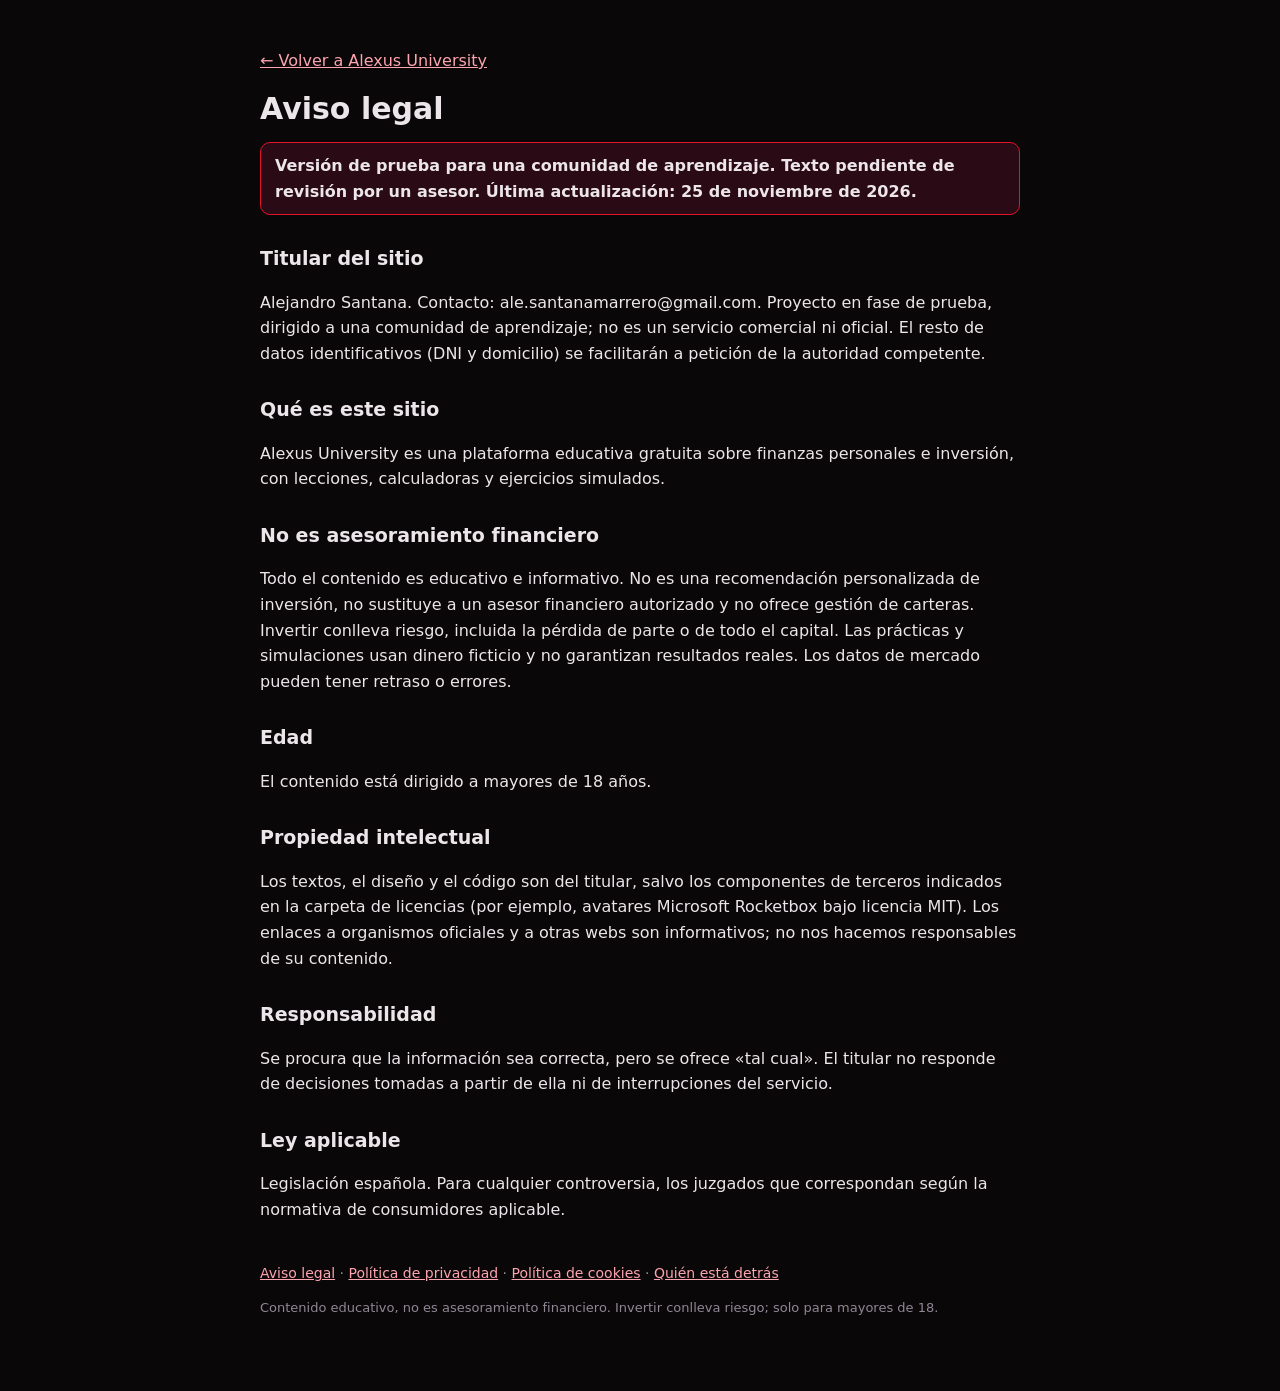
<file: legal/aviso-legal.html>
<!doctype html><html lang="es"><head><meta charset="UTF-8"><meta name="viewport" content="width=device-width,initial-scale=1"><meta name="robots" content="noindex,nofollow"><meta name="theme-color" content="#0A0708"><link rel="icon" href="../favicon.ico" sizes="any"><title>Aviso legal · Alexus University</title><style>body{margin:0;background:#0A0708;color:#ece6ea;font:16px/1.6 "DM Sans",system-ui,sans-serif}main{max-width:760px;margin:0 auto;padding:32px 20px 60px}a{color:#fda4af}h1{font-size:30px;line-height:1.15;margin:18px 0 8px}h2{font-size:19px;margin:28px 0 6px}.banner{padding:10px 14px;border-radius:10px;background:#2a0a14;border:1px solid #E3132B;font-weight:700}.dato{color:#ffd5de;background:#E3132B1f;border-radius:6px;padding:0 6px}nav{font-size:14px;color:#8f8796}footer{margin-top:40px;font-size:13px;color:#8f8796}</style></head><body><main><p><a href="../">← Volver a Alexus University</a></p><h1>Aviso legal</h1><p class="banner">Versión de prueba para una comunidad de aprendizaje. Texto pendiente de revisión por un asesor. Última actualización: 25 de noviembre de 2026.</p><section><h2>Titular del sitio</h2><p>Alejandro Santana. Contacto: ale.santanamarrero@gmail.com. Proyecto en fase de prueba, dirigido a una comunidad de aprendizaje; no es un servicio comercial ni oficial. El resto de datos identificativos (DNI y domicilio) se facilitarán a petición de la autoridad competente.</p></section><section><h2>Qué es este sitio</h2><p>Alexus University es una plataforma educativa gratuita sobre finanzas personales e inversión, con lecciones, calculadoras y ejercicios simulados.</p></section><section><h2>No es asesoramiento financiero</h2><p>Todo el contenido es educativo e informativo. No es una recomendación personalizada de inversión, no sustituye a un asesor financiero autorizado y no ofrece gestión de carteras. Invertir conlleva riesgo, incluida la pérdida de parte o de todo el capital. Las prácticas y simulaciones usan dinero ficticio y no garantizan resultados reales. Los datos de mercado pueden tener retraso o errores.</p></section><section><h2>Edad</h2><p>El contenido está dirigido a mayores de 18 años.</p></section><section><h2>Propiedad intelectual</h2><p>Los textos, el diseño y el código son del titular, salvo los componentes de terceros indicados en la carpeta de licencias (por ejemplo, avatares Microsoft Rocketbox bajo licencia MIT). Los enlaces a organismos oficiales y a otras webs son informativos; no nos hacemos responsables de su contenido.</p></section><section><h2>Responsabilidad</h2><p>Se procura que la información sea correcta, pero se ofrece «tal cual». El titular no responde de decisiones tomadas a partir de ella ni de interrupciones del servicio.</p></section><section><h2>Ley aplicable</h2><p>Legislación española. Para cualquier controversia, los juzgados que correspondan según la normativa de consumidores aplicable.</p></section><footer><nav><a href="aviso-legal.html">Aviso legal</a> · <a href="privacidad.html">Política de privacidad</a> · <a href="cookies.html">Política de cookies</a> · <a href="quien-esta-detras.html">Quién está detrás</a></nav><p>Contenido educativo, no es asesoramiento financiero. Invertir conlleva riesgo; solo para mayores de 18.</p></footer></main></body></html>
</file>
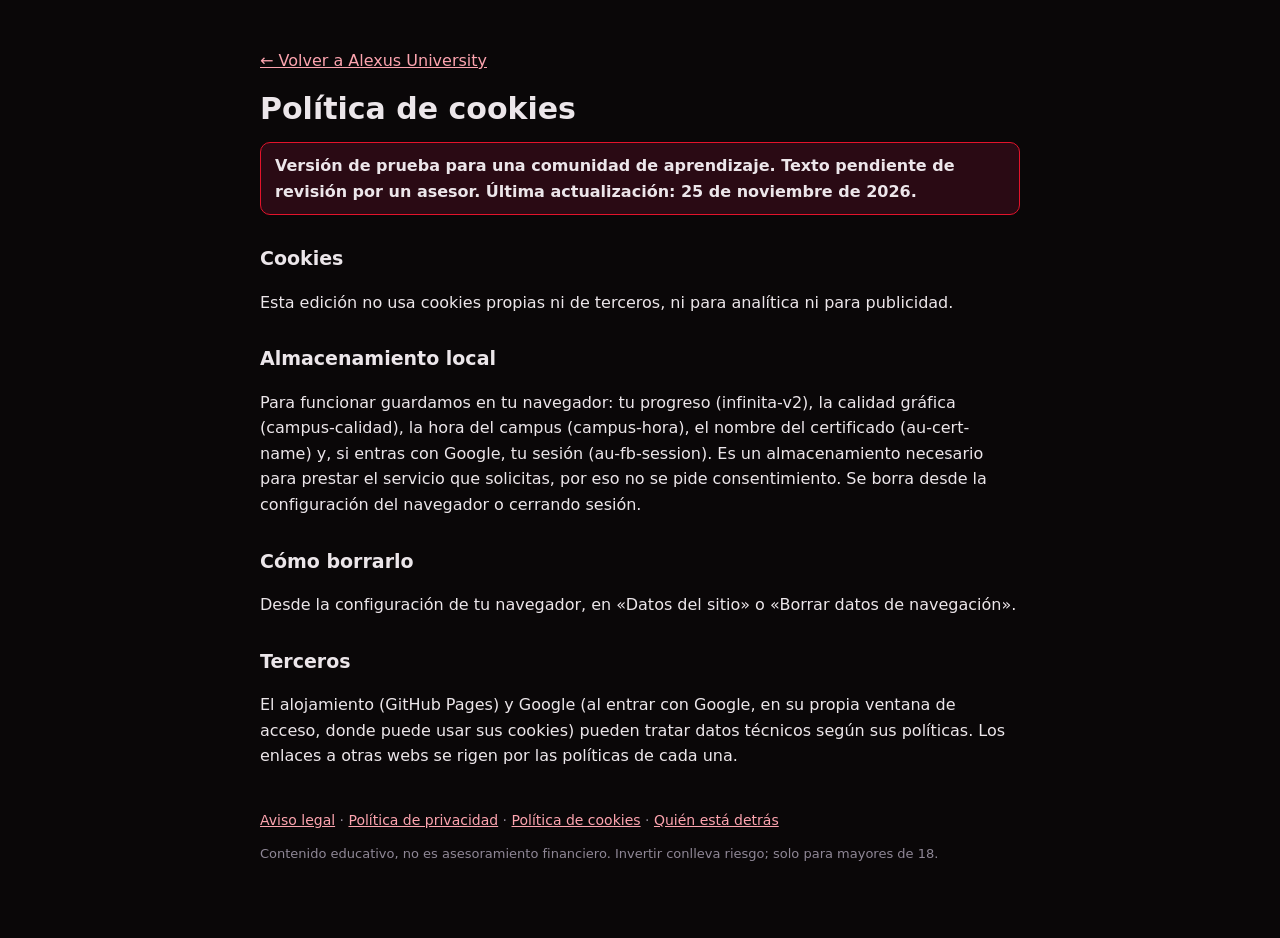
<file: legal/cookies.html>
<!doctype html><html lang="es"><head><meta charset="UTF-8"><meta name="viewport" content="width=device-width,initial-scale=1"><meta name="robots" content="noindex,nofollow"><meta name="theme-color" content="#0A0708"><link rel="icon" href="../favicon.ico" sizes="any"><title>Política de cookies · Alexus University</title><style>body{margin:0;background:#0A0708;color:#ece6ea;font:16px/1.6 "DM Sans",system-ui,sans-serif}main{max-width:760px;margin:0 auto;padding:32px 20px 60px}a{color:#fda4af}h1{font-size:30px;line-height:1.15;margin:18px 0 8px}h2{font-size:19px;margin:28px 0 6px}.banner{padding:10px 14px;border-radius:10px;background:#2a0a14;border:1px solid #E3132B;font-weight:700}.dato{color:#ffd5de;background:#E3132B1f;border-radius:6px;padding:0 6px}nav{font-size:14px;color:#8f8796}footer{margin-top:40px;font-size:13px;color:#8f8796}</style></head><body><main><p><a href="../">← Volver a Alexus University</a></p><h1>Política de cookies</h1><p class="banner">Versión de prueba para una comunidad de aprendizaje. Texto pendiente de revisión por un asesor. Última actualización: 25 de noviembre de 2026.</p><section><h2>Cookies</h2><p>Esta edición no usa cookies propias ni de terceros, ni para analítica ni para publicidad.</p></section><section><h2>Almacenamiento local</h2><p>Para funcionar guardamos en tu navegador: tu progreso (infinita-v2), la calidad gráfica (campus-calidad), la hora del campus (campus-hora), el nombre del certificado (au-cert-name) y, si entras con Google, tu sesión (au-fb-session). Es un almacenamiento necesario para prestar el servicio que solicitas, por eso no se pide consentimiento. Se borra desde la configuración del navegador o cerrando sesión.</p></section><section><h2>Cómo borrarlo</h2><p>Desde la configuración de tu navegador, en «Datos del sitio» o «Borrar datos de navegación».</p></section><section><h2>Terceros</h2><p>El alojamiento (GitHub Pages) y Google (al entrar con Google, en su propia ventana de acceso, donde puede usar sus cookies) pueden tratar datos técnicos según sus políticas. Los enlaces a otras webs se rigen por las políticas de cada una.</p></section><footer><nav><a href="aviso-legal.html">Aviso legal</a> · <a href="privacidad.html">Política de privacidad</a> · <a href="cookies.html">Política de cookies</a> · <a href="quien-esta-detras.html">Quién está detrás</a></nav><p>Contenido educativo, no es asesoramiento financiero. Invertir conlleva riesgo; solo para mayores de 18.</p></footer></main></body></html>
</file>
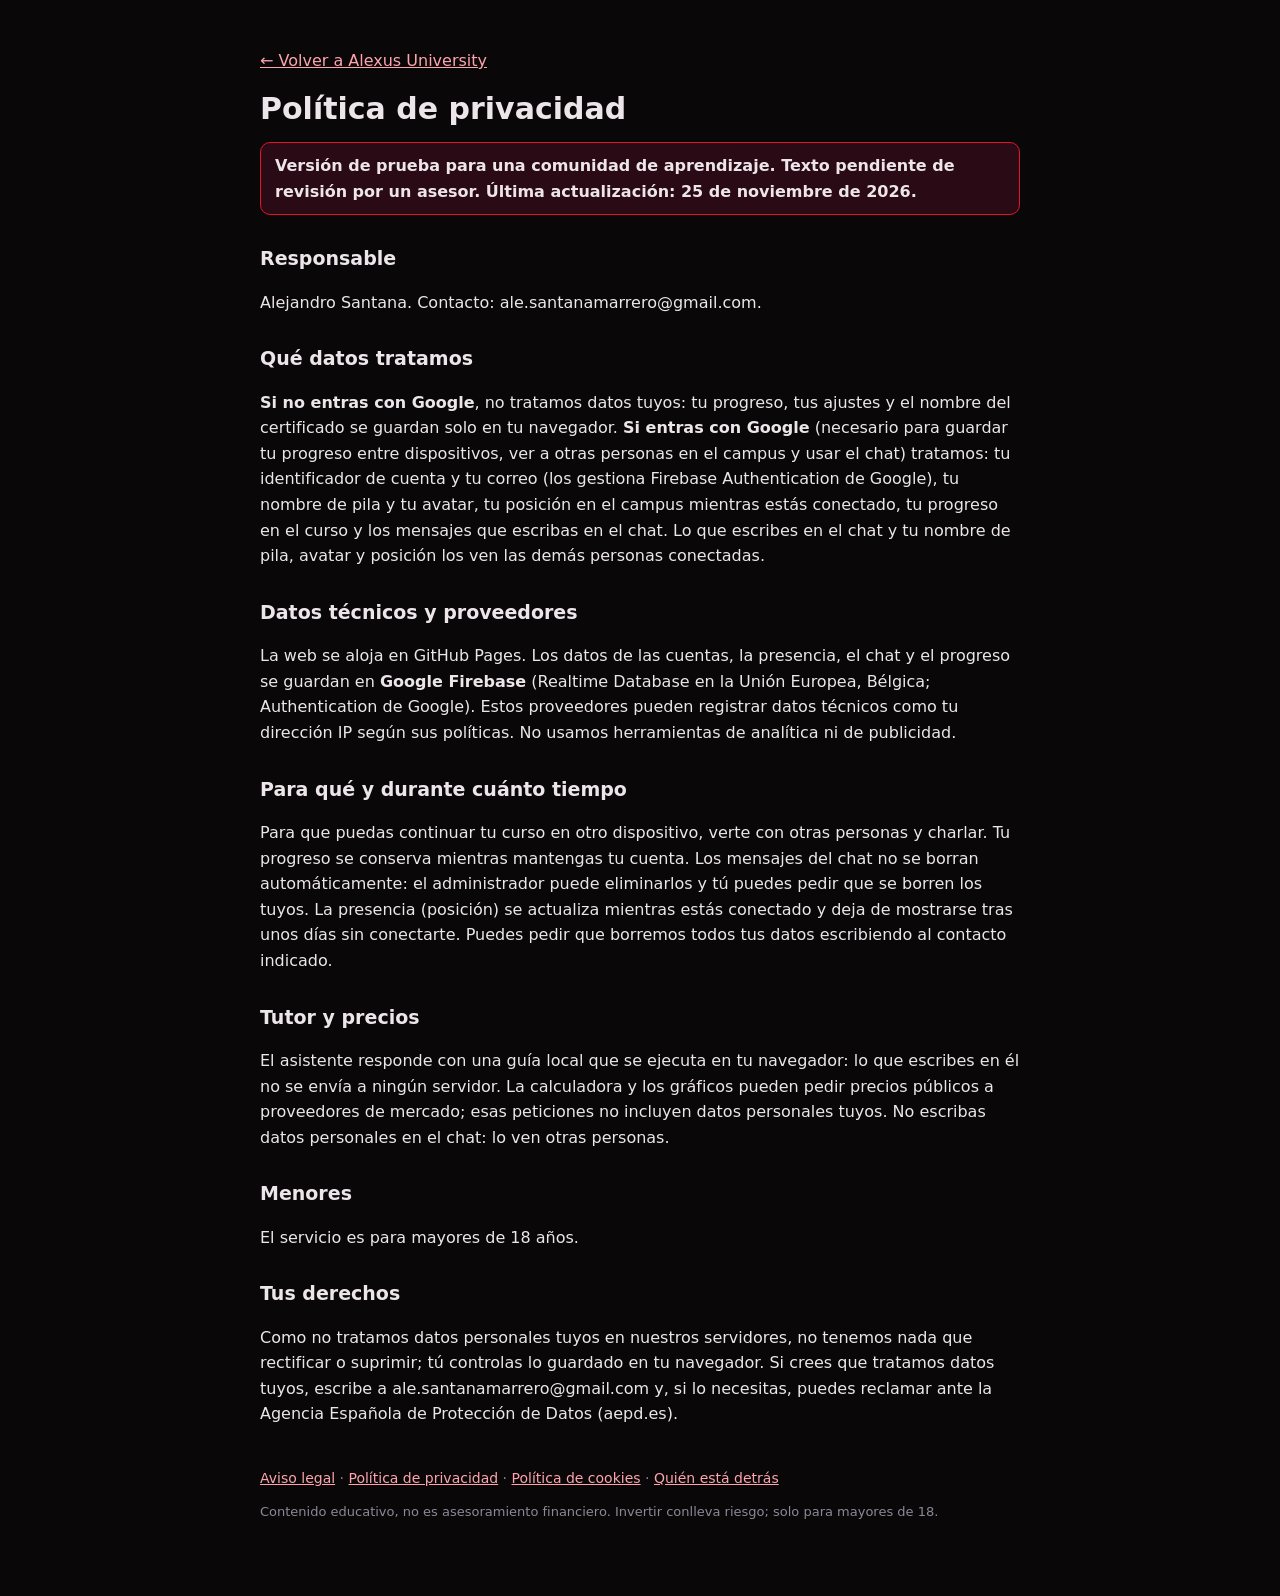
<file: legal/privacidad.html>
<!doctype html><html lang="es"><head><meta charset="UTF-8"><meta name="viewport" content="width=device-width,initial-scale=1"><meta name="robots" content="noindex,nofollow"><meta name="theme-color" content="#0A0708"><link rel="icon" href="../favicon.ico" sizes="any"><title>Política de privacidad · Alexus University</title><style>body{margin:0;background:#0A0708;color:#ece6ea;font:16px/1.6 "DM Sans",system-ui,sans-serif}main{max-width:760px;margin:0 auto;padding:32px 20px 60px}a{color:#fda4af}h1{font-size:30px;line-height:1.15;margin:18px 0 8px}h2{font-size:19px;margin:28px 0 6px}.banner{padding:10px 14px;border-radius:10px;background:#2a0a14;border:1px solid #E3132B;font-weight:700}.dato{color:#ffd5de;background:#E3132B1f;border-radius:6px;padding:0 6px}nav{font-size:14px;color:#8f8796}footer{margin-top:40px;font-size:13px;color:#8f8796}</style></head><body><main><p><a href="../">← Volver a Alexus University</a></p><h1>Política de privacidad</h1><p class="banner">Versión de prueba para una comunidad de aprendizaje. Texto pendiente de revisión por un asesor. Última actualización: 25 de noviembre de 2026.</p><section><h2>Responsable</h2><p>Alejandro Santana. Contacto: ale.santanamarrero@gmail.com.</p></section><section><h2>Qué datos tratamos</h2><p><strong>Si no entras con Google</strong>, no tratamos datos tuyos: tu progreso, tus ajustes y el nombre del certificado se guardan solo en tu navegador. <strong>Si entras con Google</strong> (necesario para guardar tu progreso entre dispositivos, ver a otras personas en el campus y usar el chat) tratamos: tu identificador de cuenta y tu correo (los gestiona Firebase Authentication de Google), tu nombre de pila y tu avatar, tu posición en el campus mientras estás conectado, tu progreso en el curso y los mensajes que escribas en el chat. Lo que escribes en el chat y tu nombre de pila, avatar y posición los ven las demás personas conectadas.</p></section><section><h2>Datos técnicos y proveedores</h2><p>La web se aloja en GitHub Pages. Los datos de las cuentas, la presencia, el chat y el progreso se guardan en <strong>Google Firebase</strong> (Realtime Database en la Unión Europea, Bélgica; Authentication de Google). Estos proveedores pueden registrar datos técnicos como tu dirección IP según sus políticas. No usamos herramientas de analítica ni de publicidad.</p></section><section><h2>Para qué y durante cuánto tiempo</h2><p>Para que puedas continuar tu curso en otro dispositivo, verte con otras personas y charlar. Tu progreso se conserva mientras mantengas tu cuenta. Los mensajes del chat no se borran automáticamente: el administrador puede eliminarlos y tú puedes pedir que se borren los tuyos. La presencia (posición) se actualiza mientras estás conectado y deja de mostrarse tras unos días sin conectarte. Puedes pedir que borremos todos tus datos escribiendo al contacto indicado.</p></section><section><h2>Tutor y precios</h2><p>El asistente responde con una guía local que se ejecuta en tu navegador: lo que escribes en él no se envía a ningún servidor. La calculadora y los gráficos pueden pedir precios públicos a proveedores de mercado; esas peticiones no incluyen datos personales tuyos. No escribas datos personales en el chat: lo ven otras personas.</p></section><section><h2>Menores</h2><p>El servicio es para mayores de 18 años.</p></section><section><h2>Tus derechos</h2><p>Como no tratamos datos personales tuyos en nuestros servidores, no tenemos nada que rectificar o suprimir; tú controlas lo guardado en tu navegador. Si crees que tratamos datos tuyos, escribe a ale.santanamarrero@gmail.com y, si lo necesitas, puedes reclamar ante la Agencia Española de Protección de Datos (aepd.es).</p></section><footer><nav><a href="aviso-legal.html">Aviso legal</a> · <a href="privacidad.html">Política de privacidad</a> · <a href="cookies.html">Política de cookies</a> · <a href="quien-esta-detras.html">Quién está detrás</a></nav><p>Contenido educativo, no es asesoramiento financiero. Invertir conlleva riesgo; solo para mayores de 18.</p></footer></main></body></html>
</file>
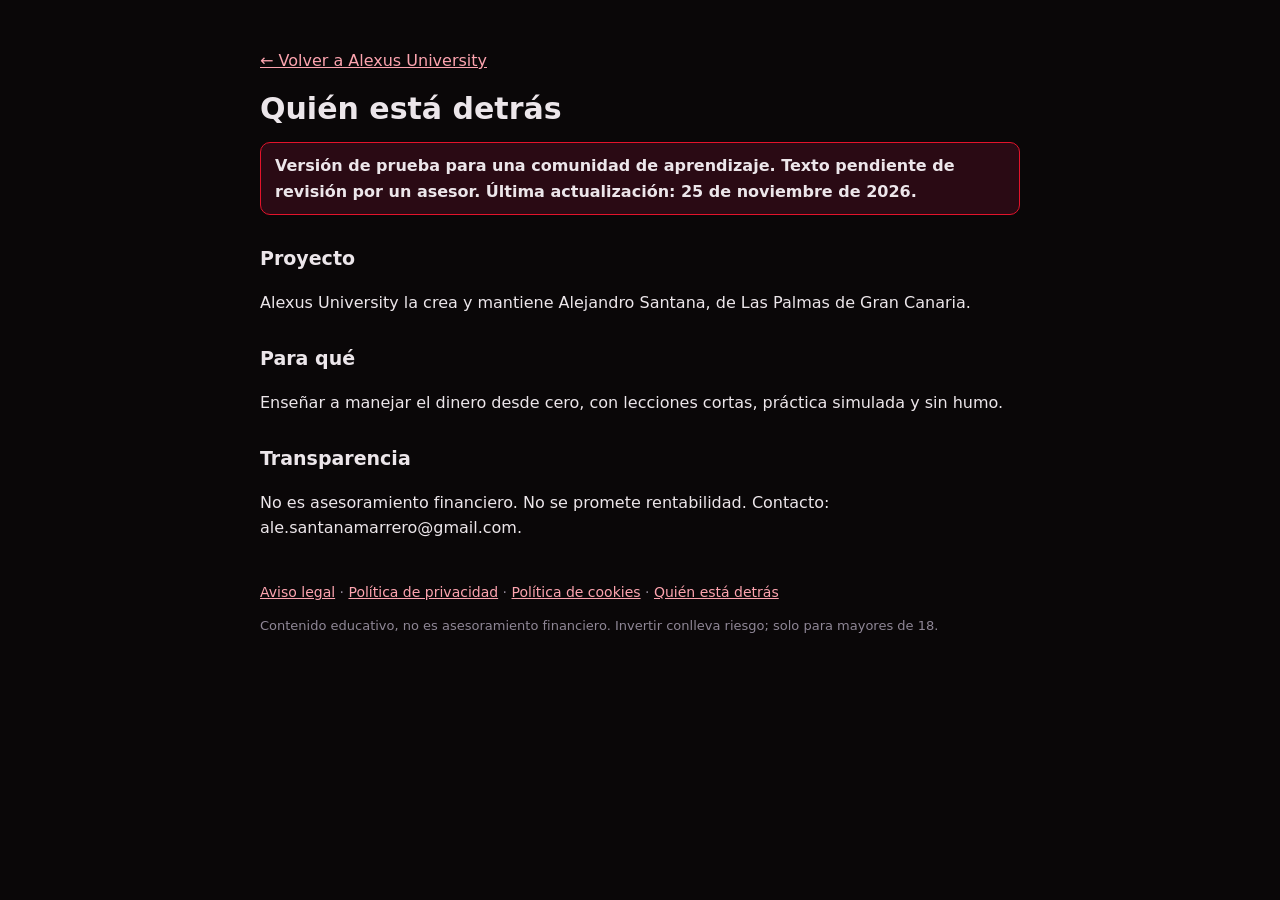
<file: legal/quien-esta-detras.html>
<!doctype html><html lang="es"><head><meta charset="UTF-8"><meta name="viewport" content="width=device-width,initial-scale=1"><meta name="robots" content="noindex,nofollow"><meta name="theme-color" content="#0A0708"><link rel="icon" href="../favicon.ico" sizes="any"><title>Quién está detrás · Alexus University</title><style>body{margin:0;background:#0A0708;color:#ece6ea;font:16px/1.6 "DM Sans",system-ui,sans-serif}main{max-width:760px;margin:0 auto;padding:32px 20px 60px}a{color:#fda4af}h1{font-size:30px;line-height:1.15;margin:18px 0 8px}h2{font-size:19px;margin:28px 0 6px}.banner{padding:10px 14px;border-radius:10px;background:#2a0a14;border:1px solid #E3132B;font-weight:700}.dato{color:#ffd5de;background:#E3132B1f;border-radius:6px;padding:0 6px}nav{font-size:14px;color:#8f8796}footer{margin-top:40px;font-size:13px;color:#8f8796}</style></head><body><main><p><a href="../">← Volver a Alexus University</a></p><h1>Quién está detrás</h1><p class="banner">Versión de prueba para una comunidad de aprendizaje. Texto pendiente de revisión por un asesor. Última actualización: 25 de noviembre de 2026.</p><section><h2>Proyecto</h2><p>Alexus University la crea y mantiene Alejandro Santana, de Las Palmas de Gran Canaria.</p></section><section><h2>Para qué</h2><p>Enseñar a manejar el dinero desde cero, con lecciones cortas, práctica simulada y sin humo.</p></section><section><h2>Transparencia</h2><p>No es asesoramiento financiero. No se promete rentabilidad. Contacto: ale.santanamarrero@gmail.com.</p></section><footer><nav><a href="aviso-legal.html">Aviso legal</a> · <a href="privacidad.html">Política de privacidad</a> · <a href="cookies.html">Política de cookies</a> · <a href="quien-esta-detras.html">Quién está detrás</a></nav><p>Contenido educativo, no es asesoramiento financiero. Invertir conlleva riesgo; solo para mayores de 18.</p></footer></main></body></html>
</file>
